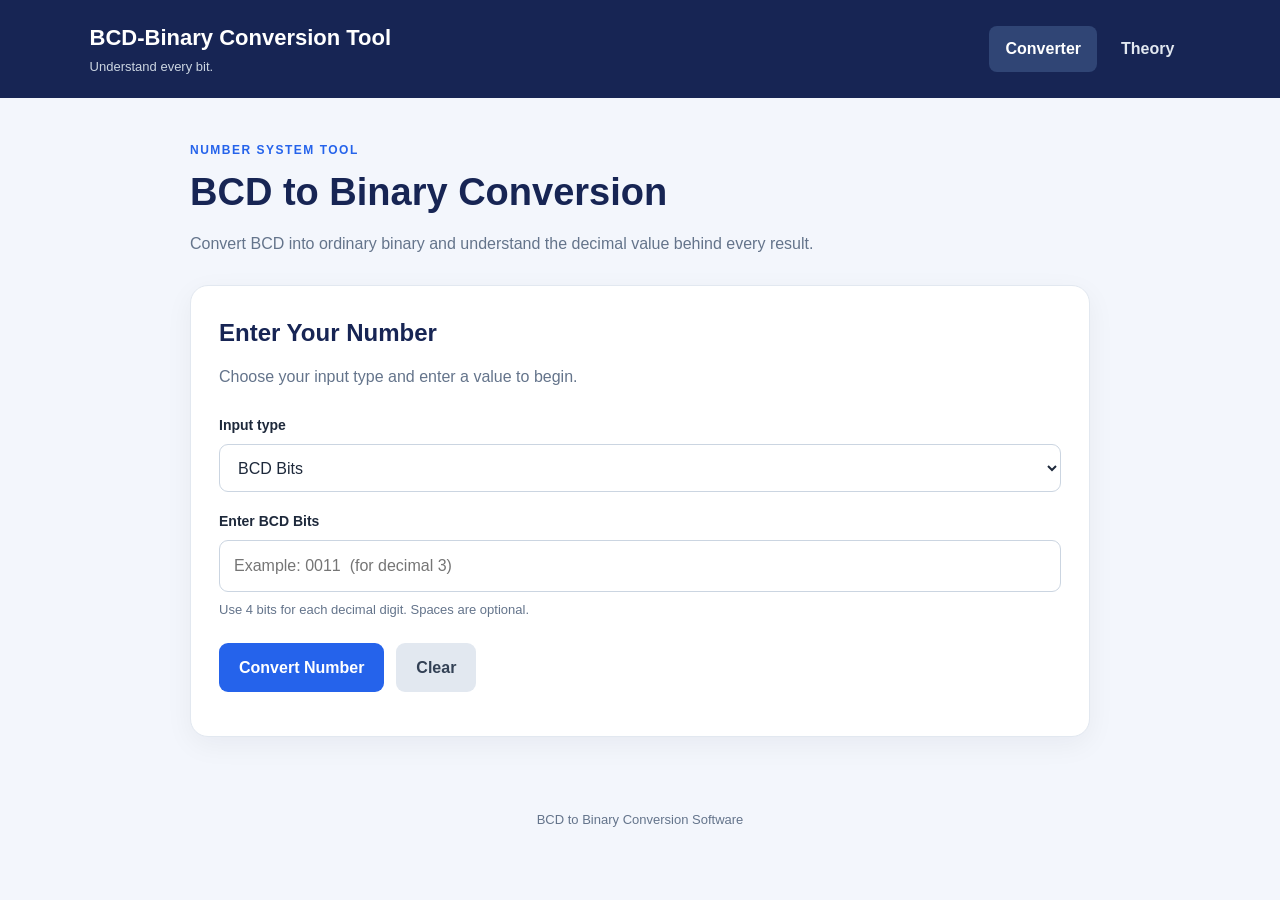
<file: index.html>
<!DOCTYPE html>
<html lang="en">
<head>
    <meta charset="UTF-8">
    <meta name="viewport" content="width=device-width, initial-scale=1.0">
    <title>BCD to Binary Converter</title>
    <link rel="stylesheet" href="style.css">
</head>

<body>
    <header class="site-header">
        <div class="brand">
            
            <div>
                <h1>BCD-Binary Conversion Tool</h1>
                <p>Understand every bit.</p>
            </div>
        </div>

        <nav>
            <a class="active" href="index.html">Converter</a>
            <a href="theory.html">Theory</a>
        </nav>
    </header>

    <main>
        <section class="intro">
            <span class="eyebrow">NUMBER SYSTEM TOOL</span>
            <h2>BCD to Binary Conversion</h2>
            <p>
                Convert BCD into ordinary binary and understand
                the decimal value behind every result.
            </p>
        </section>

        <section class="converter-card">
            <h2>Enter Your Number</h2>
            <p class="section-description">
                Choose your input type and enter a value to begin.
            </p>

            <label for="inputMode">Input type</label>
            <select id="inputMode">
                <option value="bcd">BCD Bits</option>
                <option value="decimal">Decimal Number</option>
            </select>

            <label id="inputLabel" for="numberInput">Enter BCD Bits</label>
            <input
                id="numberInput"
                type="text"
                placeholder="Example: 0011  (for decimal 3)"
                autocomplete="off"
                spellcheck="false"
            >

            <p class="input-hint" id="inputHint">
                Use 4 bits for each decimal digit. Spaces are optional.
            </p>

            <div class="button-group">
                <button type="button" id="convertBtn" class="primary-button">
                    Convert Number
                </button>
                <button type="button" id="clearBtn" class="secondary-button">
                    Clear
                </button>
            </div>

            <p id="errorMessage" class="error-message"
               role="alert" aria-live="polite"></p>
        </section>

        <section id="resultSection" class="results-card" hidden>
            <div class="result-heading">
                <div>
                    <span class="eyebrow">YOUR ANSWER</span>
                    <h2>Conversion Result</h2>
                </div>
                <span class="success-label">Conversion complete</span>
            </div>

            <!-- Highlighted input and binary output -->
            <div class="conversion-flow">
                <div class="value-card bcd-highlight">
                    <span class="value-label" id="inputCardLabel">
                        ENTERED BCD
                    </span>
                    <span class="value-number" id="inputBCDResult">0011</span>
                </div>

                <div class="arrow-block" aria-hidden="true">
                    <span>→</span>
                    <small>Convert</small>
                </div>

                <div class="value-card binary-highlight">
                    <span class="value-label">BINARY RESULT</span>
                    <span class="value-number" id="binaryResult">11</span>
                </div>
            </div>

            <!-- Decimal output with icon, below the highlighted boxes -->
            <div class="decimal-output">
                <div class="decimal-icon" aria-hidden="true">
                    <svg viewBox="0 0 48 48" role="img">
                        <rect x="6" y="4" width="36" height="40" rx="8"
                              fill="none" stroke="currentColor" stroke-width="2.5"/>
                        <rect x="12" y="10" width="24" height="8" rx="2"
                              fill="currentColor" opacity="0.16"/>
                        <circle cx="15" cy="25" r="2" fill="currentColor"/>
                        <circle cx="24" cy="25" r="2" fill="currentColor"/>
                        <circle cx="33" cy="25" r="2" fill="currentColor"/>
                        <circle cx="15" cy="34" r="2" fill="currentColor"/>
                        <circle cx="24" cy="34" r="2" fill="currentColor"/>
                        <circle cx="33" cy="34" r="2" fill="currentColor"/>
                    </svg>
                </div>

                <div class="decimal-copy">
                    <span>DECIMAL VALUE OF OUTPUT</span>
                    <strong id="decimalResult">3</strong>
                    <small id="decimalExplanation">11₂ = 3₁₀</small>
                </div>
            </div>

            <div class="detail-row">
                <span class="detail-label">BCD Representation</span>
                <code id="bcdResult">0011</code>
            </div>

            <div class="steps-container">
                <h3>Step-by-Step Explanation</h3>
                <ol id="stepsList"></ol>
            </div>
        </section>
    </main>

    <footer>
        <p>BCD to Binary Conversion Software </p>
    </footer>

    <script src="script.js"></script>
</body>
</html>
</file>
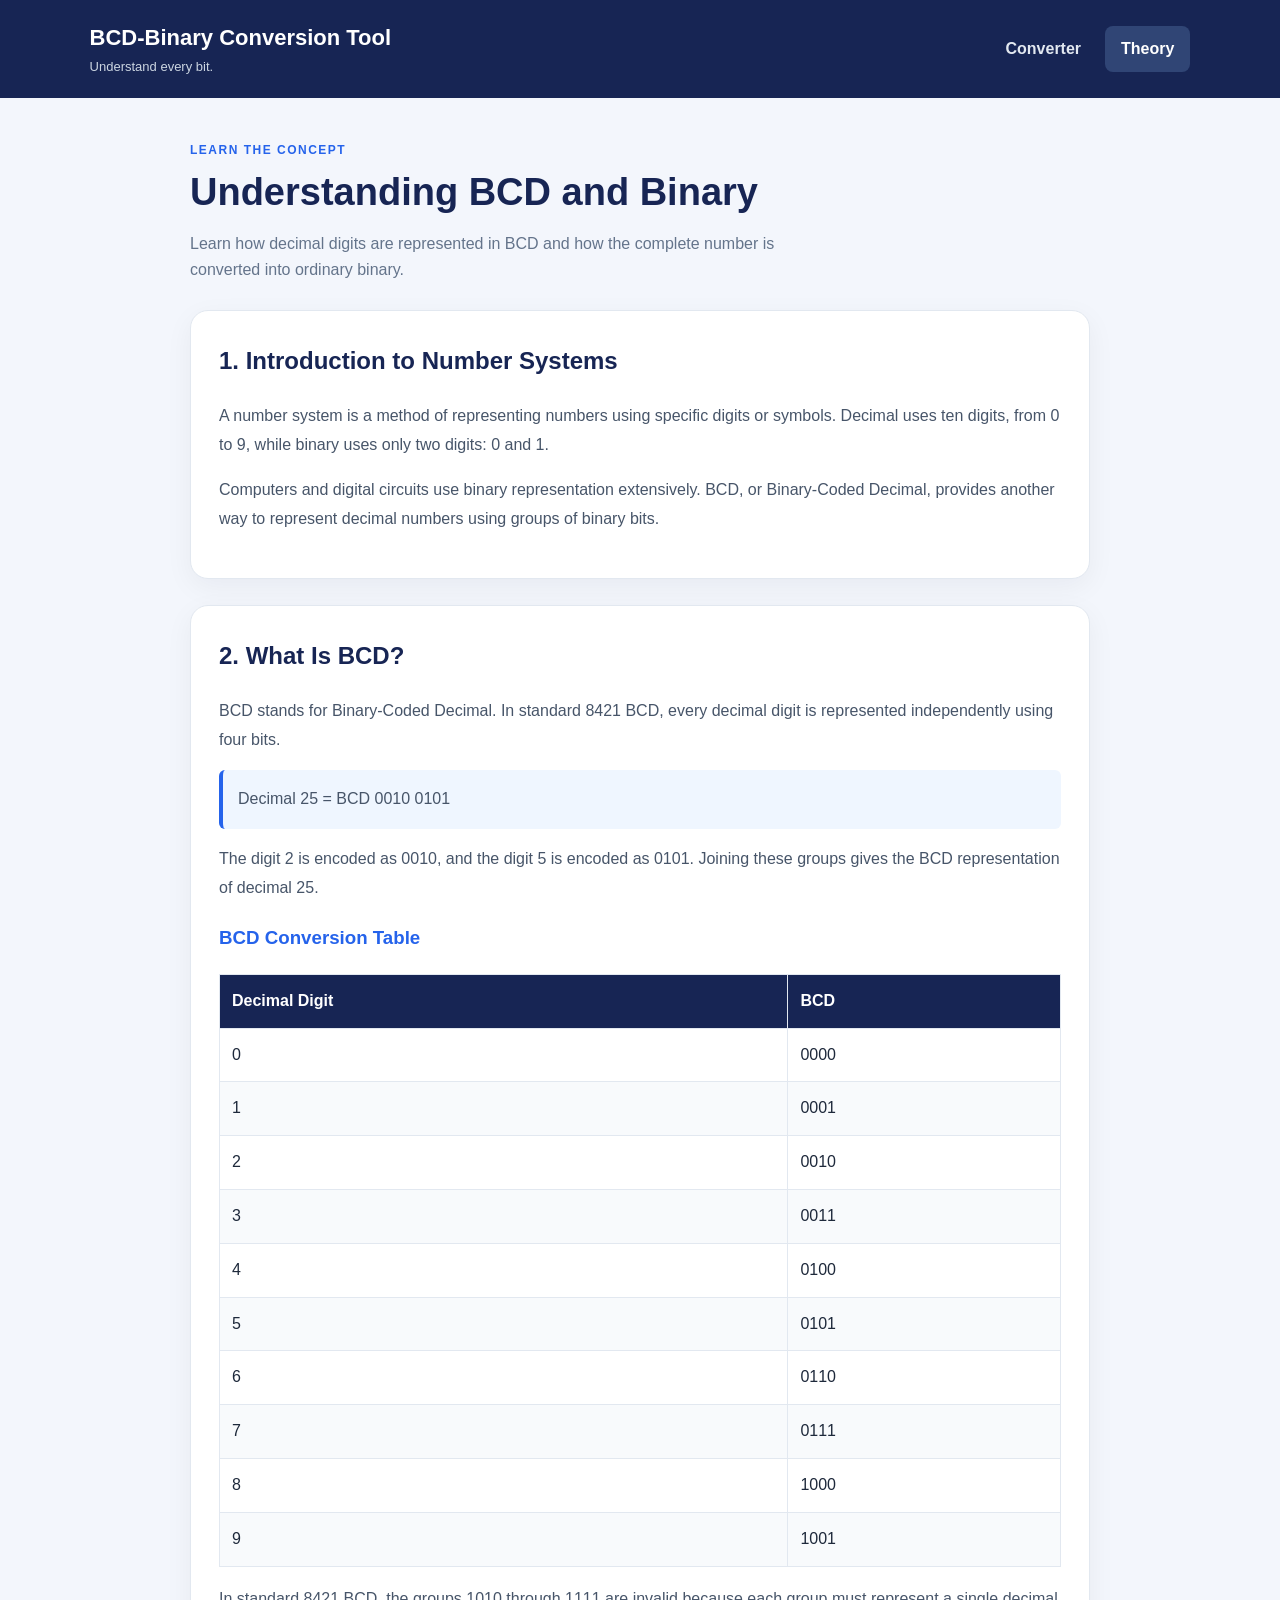
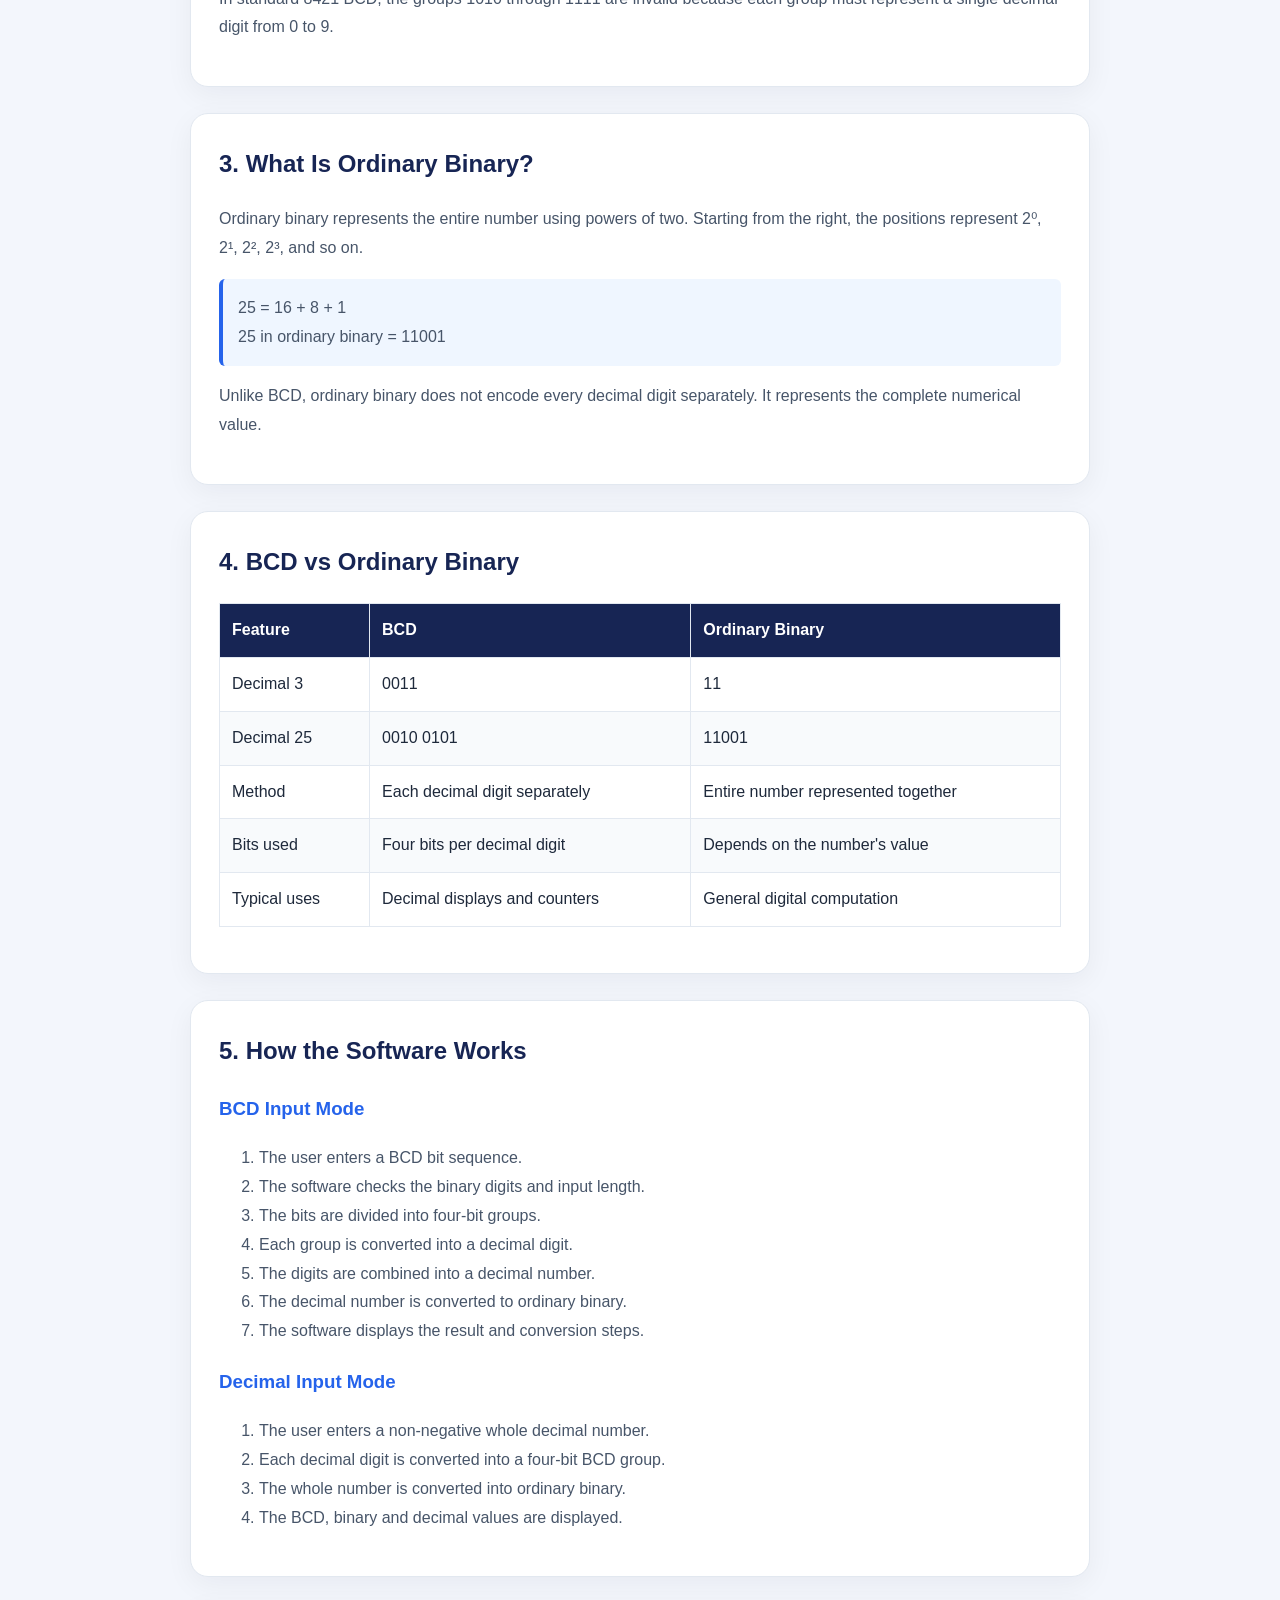
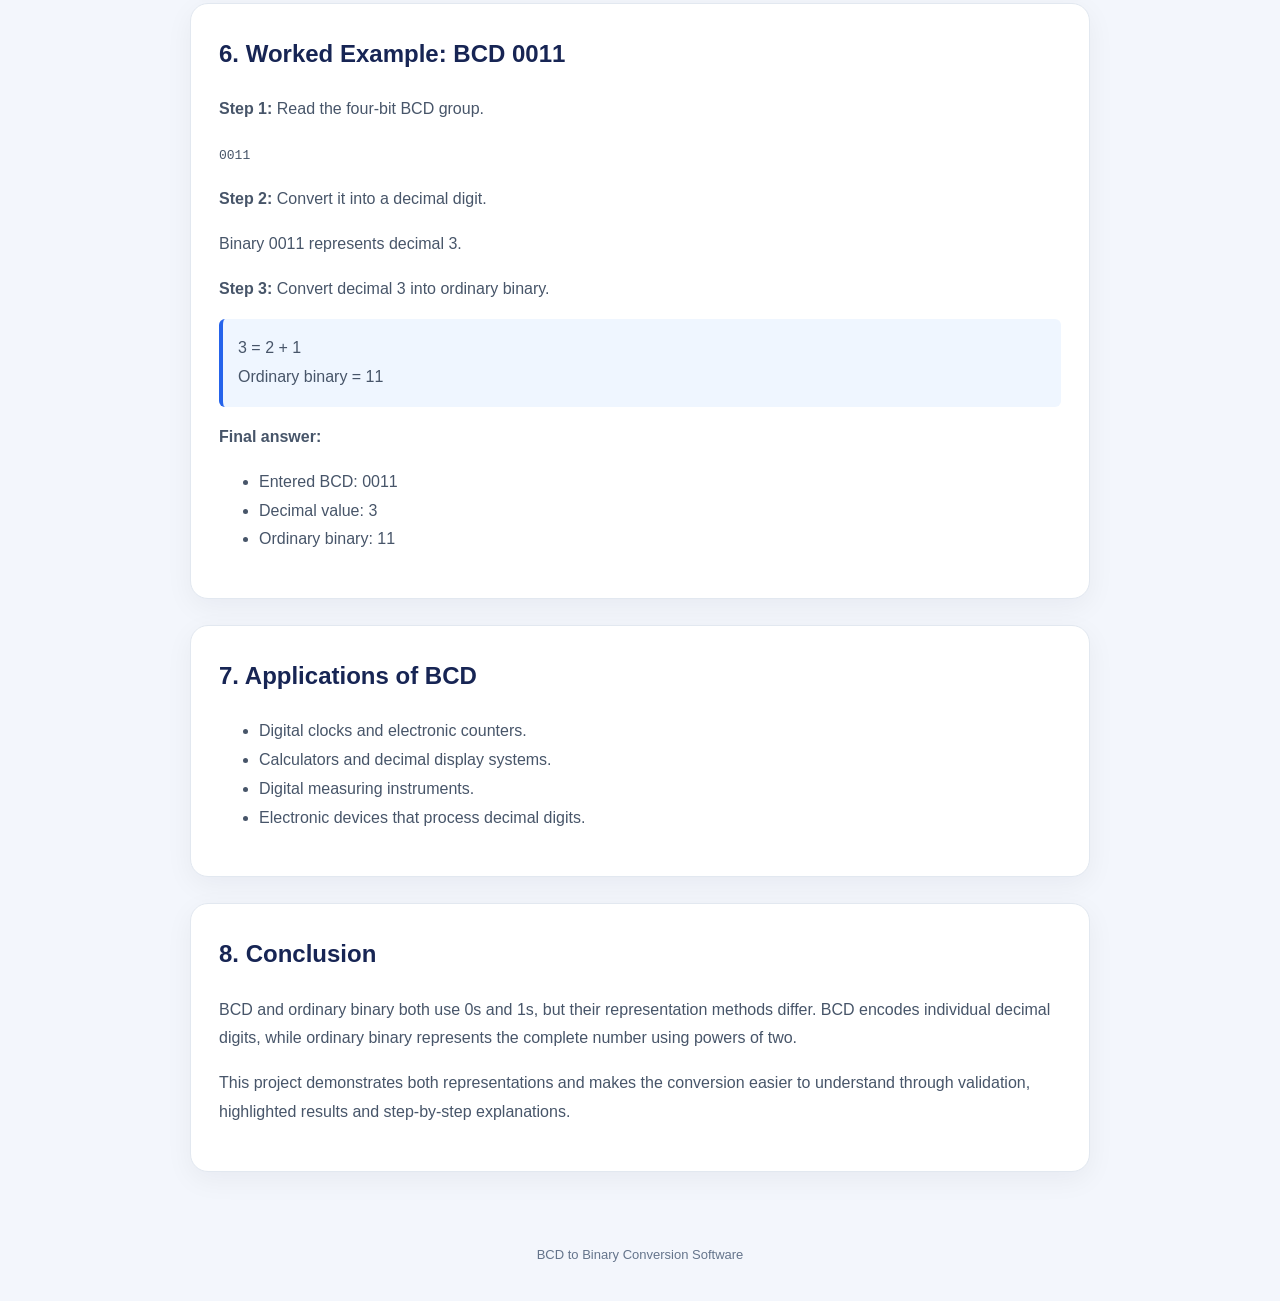
<file: theory.html>
<!DOCTYPE html>
<html lang="en">
<head>
    <meta charset="UTF-8">
    <meta name="viewport" content="width=device-width, initial-scale=1.0">
    <title>Theory | BCD-Binary Conversion Tool</title>
    <link rel="stylesheet" href="style.css">
</head>

<body>
    <header class="site-header">
        <div class="brand">
            
            <div>
                <h1>BCD-Binary Conversion Tool</h1>
                <p>Understand every bit.</p>
            </div>
        </div>

        <nav>
            <a href="index.html">Converter</a>
            <a class="active" href="theory.html">Theory</a>
        </nav>
    </header>

    <main>
        <section class="intro">
            <span class="eyebrow">LEARN THE CONCEPT</span>
            <h2>Understanding BCD and Binary</h2>
            <p>
                Learn how decimal digits are represented in BCD
                and how the complete number is converted into ordinary binary.
            </p>
        </section>

        <section class="theory-section">
            <h2>1. Introduction to Number Systems</h2>
            <p>
                A number system is a method of representing numbers using
                specific digits or symbols. Decimal uses ten digits, from
                0 to 9, while binary uses only two digits: 0 and 1.
            </p>
            <p>
                Computers and digital circuits use binary representation
                extensively. BCD, or Binary-Coded Decimal, provides another
                way to represent decimal numbers using groups of binary bits.
            </p>
        </section>

        <section class="theory-section">
            <h2>2. What Is BCD?</h2>
            <p>
                BCD stands for Binary-Coded Decimal. In standard 8421 BCD,
                every decimal digit is represented independently using
                four bits.
            </p>

            <p class="formula">
                Decimal 25 = BCD 0010 0101
            </p>

            <p>
                The digit 2 is encoded as 0010, and the digit 5 is encoded
                as 0101. Joining these groups gives the BCD representation
                of decimal 25.
            </p>

            <h3>BCD Conversion Table</h3>
            <table class="theory-table">
                <thead>
                    <tr>
                        <th>Decimal Digit</th>
                        <th>BCD</th>
                    </tr>
                </thead>
                <tbody>
                    <tr><td>0</td><td>0000</td></tr>
                    <tr><td>1</td><td>0001</td></tr>
                    <tr><td>2</td><td>0010</td></tr>
                    <tr><td>3</td><td>0011</td></tr>
                    <tr><td>4</td><td>0100</td></tr>
                    <tr><td>5</td><td>0101</td></tr>
                    <tr><td>6</td><td>0110</td></tr>
                    <tr><td>7</td><td>0111</td></tr>
                    <tr><td>8</td><td>1000</td></tr>
                    <tr><td>9</td><td>1001</td></tr>
                </tbody>
            </table>

            <p>
                In standard 8421 BCD, the groups 1010 through 1111 are
                invalid because each group must represent a single
                decimal digit from 0 to 9.
            </p>
        </section>

        <section class="theory-section">
            <h2>3. What Is Ordinary Binary?</h2>
            <p>
                Ordinary binary represents the entire number using powers
                of two. Starting from the right, the positions represent
                2⁰, 2¹, 2², 2³, and so on.
            </p>

            <p class="formula">
                25 = 16 + 8 + 1<br>
                25 in ordinary binary = 11001
            </p>

            <p>
                Unlike BCD, ordinary binary does not encode every decimal
                digit separately. It represents the complete numerical value.
            </p>
        </section>

        <section class="theory-section">
            <h2>4. BCD vs Ordinary Binary</h2>
            <table class="theory-table">
                <thead>
                    <tr>
                        <th>Feature</th>
                        <th>BCD</th>
                        <th>Ordinary Binary</th>
                    </tr>
                </thead>
                <tbody>
                    <tr>
                        <td>Decimal 3</td>
                        <td>0011</td>
                        <td>11</td>
                    </tr>
                    <tr>
                        <td>Decimal 25</td>
                        <td>0010 0101</td>
                        <td>11001</td>
                    </tr>
                    <tr>
                        <td>Method</td>
                        <td>Each decimal digit separately</td>
                        <td>Entire number represented together</td>
                    </tr>
                    <tr>
                        <td>Bits used</td>
                        <td>Four bits per decimal digit</td>
                        <td>Depends on the number's value</td>
                    </tr>
                    <tr>
                        <td>Typical uses</td>
                        <td>Decimal displays and counters</td>
                        <td>General digital computation</td>
                    </tr>
                </tbody>
            </table>
        </section>

        <section class="theory-section">
            <h2>5. How the Software Works</h2>

            <h3>BCD Input Mode</h3>
            <ol>
                <li>The user enters a BCD bit sequence.</li>
                <li>The software checks the binary digits and input length.</li>
                <li>The bits are divided into four-bit groups.</li>
                <li>Each group is converted into a decimal digit.</li>
                <li>The digits are combined into a decimal number.</li>
                <li>The decimal number is converted to ordinary binary.</li>
                <li>The software displays the result and conversion steps.</li>
            </ol>

            <h3>Decimal Input Mode</h3>
            <ol>
                <li>The user enters a non-negative whole decimal number.</li>
                <li>Each decimal digit is converted into a four-bit BCD group.</li>
                <li>The whole number is converted into ordinary binary.</li>
                <li>The BCD, binary and decimal values are displayed.</li>
            </ol>
        </section>

        <section class="theory-section">
            <h2>6. Worked Example: BCD 0011</h2>

            <p><strong>Step 1:</strong> Read the four-bit BCD group.</p>
            <p><code>0011</code></p>

            <p><strong>Step 2:</strong> Convert it into a decimal digit.</p>
            <p>Binary 0011 represents decimal 3.</p>

            <p><strong>Step 3:</strong> Convert decimal 3 into ordinary binary.</p>
            <p class="formula">
                3 = 2 + 1<br>
                Ordinary binary = 11
            </p>

            <p><strong>Final answer:</strong></p>
            <ul>
                <li>Entered BCD: 0011</li>
                <li>Decimal value: 3</li>
                <li>Ordinary binary: 11</li>
            </ul>
        </section>

        <section class="theory-section">
            <h2>7. Applications of BCD</h2>
            <ul>
                <li>Digital clocks and electronic counters.</li>
                <li>Calculators and decimal display systems.</li>
                <li>Digital measuring instruments.</li>
                <li>Electronic devices that process decimal digits.</li>
            </ul>
        </section>

        <section class="theory-section">
            <h2>8. Conclusion</h2>
            <p>
                BCD and ordinary binary both use 0s and 1s, but their
                representation methods differ. BCD encodes individual
                decimal digits, while ordinary binary represents the
                complete number using powers of two.
            </p>
            <p>
                This project demonstrates both representations and makes
                the conversion easier to understand through validation,
                highlighted results and step-by-step explanations.
            </p>

            
        </section>
    </main>

    <footer>
        <p>BCD to Binary Conversion Software </p>
    </footer>
</body>
</html>
</file>
<file: style.css>
/* =====================================
   1. GLOBAL STYLES
===================================== */

* {
    box-sizing: border-box;
}

:root {
    --navy: #172554;
    --blue: #2563eb;
    --text: #1e293b;
    --muted: #64748b;
    --page: #f3f6fc;
    --border: #e2e8f0;
}

body {
    margin: 0;
    font-family: Arial, Helvetica, sans-serif;
    background: var(--page);
    color: var(--text);
    line-height: 1.6;
}

button,
input,
select {
    font: inherit;
}

[hidden] {
    display: none !important;
}


/* =====================================
   2. HEADER AND NAVIGATION
===================================== */

.site-header {
    display: flex;
    justify-content: space-between;
    align-items: center;
    gap: 20px;
    flex-wrap: wrap;
    padding: 20px 7%;
    background: var(--navy);
    color: white;
}

.brand {
    display: flex;
    align-items: center;
    gap: 12px;
}

.brand-icon {
    display: grid;
    place-items: center;
    width: 48px;
    height: 48px;
    border-radius: 12px;
    background: #dbeafe;
    color: #1d4ed8;
    font-weight: 800;
    font-size: 19px;
}

.brand h1 {
    margin: 0;
    font-size: 22px;
}

.brand p {
    margin: 2px 0 0;
    color: #cbd5e1;
    font-size: 13px;
}

nav {
    display: flex;
    flex-wrap: wrap;
    gap: 8px;
}

nav a {
    text-decoration: none;
    color: #e2e8f0;
    padding: 10px 16px;
    border-radius: 8px;
    font-weight: 600;
}

nav a:hover,
nav a.active {
    color: white;
    background: #304575;
}


/* =====================================
   3. PAGE INTRODUCTION
===================================== */

main {
    width: 90%;
    max-width: 900px;
    margin: 38px auto;
}

.intro {
    margin-bottom: 28px;
}

.eyebrow {
    color: var(--blue);
    font-size: 12px;
    font-weight: 800;
    letter-spacing: 1.5px;
}

.intro h2 {
    margin: 8px 0;
    color: var(--navy);
    font-size: clamp(27px, 4vw, 38px);
    line-height: 1.2;
}

.intro p,
.section-description {
    color: var(--muted);
    max-width: 650px;
}


/* =====================================
   4. INPUT CARD
===================================== */

.converter-card,
.results-card,
.theory-section {
    background: white;
    border: 1px solid var(--border);
    border-radius: 18px;
    padding: 28px;
    margin-bottom: 26px;
    box-shadow: 0 8px 28px rgba(15, 23, 42, 0.05);
}

.converter-card h2,
.results-card h2,
.theory-section h2 {
    color: var(--navy);
    margin-top: 0;
}

.section-description {
    margin-top: -8px;
    margin-bottom: 24px;
}

label {
    display: block;
    font-size: 14px;
    font-weight: 700;
    margin: 18px 0 8px;
}

input,
select {
    display: block;
    width: 100%;
    min-height: 48px;
    border: 1px solid #cbd5e1;
    border-radius: 9px;
    padding: 12px 14px;
    background: white;
    color: var(--text);
}

input:focus,
select:focus {
    outline: 3px solid #bfdbfe;
    border-color: var(--blue);
}

.input-hint {
    margin: 8px 0 0;
    font-size: 13px;
    color: var(--muted);
}


/* =====================================
   5. BUTTONS
===================================== */

.button-group {
    display: flex;
    flex-wrap: wrap;
    gap: 12px;
    margin-top: 22px;
}

button {
    border: none;
    border-radius: 9px;
    padding: 12px 20px;
    cursor: pointer;
    font-weight: 700;
    transition: transform 0.15s, background 0.15s;
}

button:hover {
    transform: translateY(-1px);
}

.primary-button {
    background: var(--blue);
    color: white;
}

.primary-button:hover {
    background: #1d4ed8;
}

.secondary-button {
    background: #e2e8f0;
    color: #334155;
}

.secondary-button:hover {
    background: #cbd5e1;
}

.error-message {
    color: #b91c1c;
    font-weight: 600;
    margin-bottom: 0;
}


/* =====================================
   6. RESULTS HEADING
===================================== */

.results-card {
    padding: 30px;
}

.result-heading {
    display: flex;
    justify-content: space-between;
    align-items: center;
    flex-wrap: wrap;
    gap: 12px;
    margin-bottom: 25px;
}

.result-heading h2 {
    margin: 5px 0 0;
}

.success-label {
    color: #166534;
    background: #dcfce7;
    padding: 7px 11px;
    border-radius: 20px;
    font-size: 12px;
    font-weight: 700;
}


/* =====================================
   7. CONVERSION FLOW
===================================== */

.conversion-flow {
    display: grid;
    grid-template-columns: minmax(0, 1fr) auto minmax(0, 1fr);
    align-items: stretch;
    gap: 14px;
}

.value-card {
    min-width: 0;
    min-height: 145px;
    display: flex;
    flex-direction: column;
    justify-content: center;
    align-items: center;
    gap: 12px;
    padding: 20px 12px;
    border-radius: 14px;
    text-align: center;
    overflow-wrap: anywhere;
}

/* Highlight the entered BCD */
.bcd-highlight {
    color: #1d4ed8;
    background: #dbeafe;
    border: 2px solid #60a5fa;
}

/* Highlight the final binary result */
.binary-highlight {
    color: #166534;
    background: #dcfce7;
    border: 2px solid #4ade80;
}

.value-label {
    font-size: 12px;
    letter-spacing: 0.8px;
    font-weight: 800;
}

.value-number {
    font-family: Consolas, "Courier New", monospace;
    font-size: clamp(21px, 3vw, 30px);
    line-height: 1.3;
    font-weight: 800;
    overflow-wrap: anywhere;
    word-break: break-word;
}

.arrow-block {
    display: flex;
    flex-direction: column;
    justify-content: center;
    align-items: center;
    color: #64748b;
}

.arrow-block span {
    font-size: 34px;
    font-weight: 700;
    line-height: 1;
}

.arrow-block small {
    font-size: 11px;
    margin-top: 8px;
}


/* =====================================
   8. DECIMAL OUTPUT WITH ICON
===================================== */

.decimal-output {
    display: flex;
    justify-content: center;
    align-items: center;
    gap: 18px;
    margin: 22px 0;
    padding: 22px;
    background: #f8fafc;
    border: 1px solid #e2e8f0;
    border-radius: 14px;
}

.decimal-icon {
    width: 58px;
    height: 58px;
    display: grid;
    place-items: center;
    flex-shrink: 0;
    border-radius: 14px;
    background: #ede9fe;
    color: #6d28d9;
}

.decimal-icon svg {
    display: block;
    width: 38px;
    height: 38px;
}

.decimal-copy {
    display: flex;
    flex-direction: column;
    gap: 3px;
}

.decimal-copy span {
    color: #64748b;
    font-size: 11px;
    font-weight: 800;
    letter-spacing: 1px;
}

.decimal-copy strong {
    color: #172554;
    font-size: 30px;
    line-height: 1.2;
}

.decimal-copy small {
    color: #64748b;
    font-size: 13px;
}


/* =====================================
   9. BCD DETAILS AND STEPS
===================================== */

.detail-row {
    display: flex;
    justify-content: space-between;
    align-items: center;
    flex-wrap: wrap;
    gap: 12px;
    padding: 16px 0;
    border-bottom: 1px solid var(--border);
}

.detail-label {
    font-weight: 700;
}

.detail-row code {
    color: #1d4ed8;
    background: #eff6ff;
    padding: 8px 12px;
    border-radius: 7px;
    font-size: 15px;
    overflow-wrap: anywhere;
}

.steps-container {
    margin-top: 25px;
}

.steps-container h3 {
    color: var(--navy);
}

#stepsList {
    padding-left: 24px;
}

#stepsList li {
    padding: 5px 0 5px 4px;
    line-height: 1.7;
    overflow-wrap: anywhere;
}


/* =====================================
   10. THEORY PAGE
===================================== */

.theory-section {
    line-height: 1.8;
}

.theory-section h3 {
    color: var(--blue);
}

.theory-section p,
.theory-section li {
    color: #475569;
}

.theory-table {
    width: 100%;
    border-collapse: collapse;
    margin: 18px 0;
}

.theory-table th,
.theory-table td {
    text-align: left;
    border: 1px solid var(--border);
    padding: 12px;
}

.theory-table th {
    color: white;
    background: var(--navy);
}

.theory-table tr:nth-child(even) {
    background: #f8fafc;
}

.formula {
    padding: 15px;
    background: #eff6ff;
    border-left: 4px solid var(--blue);
    border-radius: 6px;
    overflow-wrap: anywhere;
}


/* =====================================
   11. FOOTER
===================================== */

footer {
    text-align: center;
    padding: 22px 15px;
    color: #64748b;
    font-size: 13px;
}


/* =====================================
   12. RESPONSIVE DESIGN
===================================== */

@media (max-width: 600px) {
    .site-header {
        padding: 18px 5%;
    }

    main {
        width: 92%;
        margin: 25px auto;
    }

    .converter-card,
    .results-card,
    .theory-section {
        padding: 20px;
        border-radius: 14px;
    }

    .conversion-flow {
        grid-template-columns: minmax(0, 1fr);
        gap: 10px;
    }

    .value-card {
        min-height: 105px;
    }

    .arrow-block span {
        transform: rotate(90deg);
        font-size: 28px;
    }

    .arrow-block small {
        display: none;
    }

    .decimal-output {
        padding: 17px;
        gap: 13px;
    }

    .decimal-copy strong {
        font-size: 26px;
    }

    .result-heading {
        align-items: flex-start;
    }

    .theory-table th,
    .theory-table td {
        padding: 8px;
        font-size: 13px;
    }
}
#convertBtn.button-pressed {
    transform: scale(0.96);
    filter: brightness(0.88);
    box-shadow: inset 0 2px 4px rgba(0, 0, 0, 0.2);
    transition: transform 0.08s ease, filter 0.08s ease;
}
</file>
